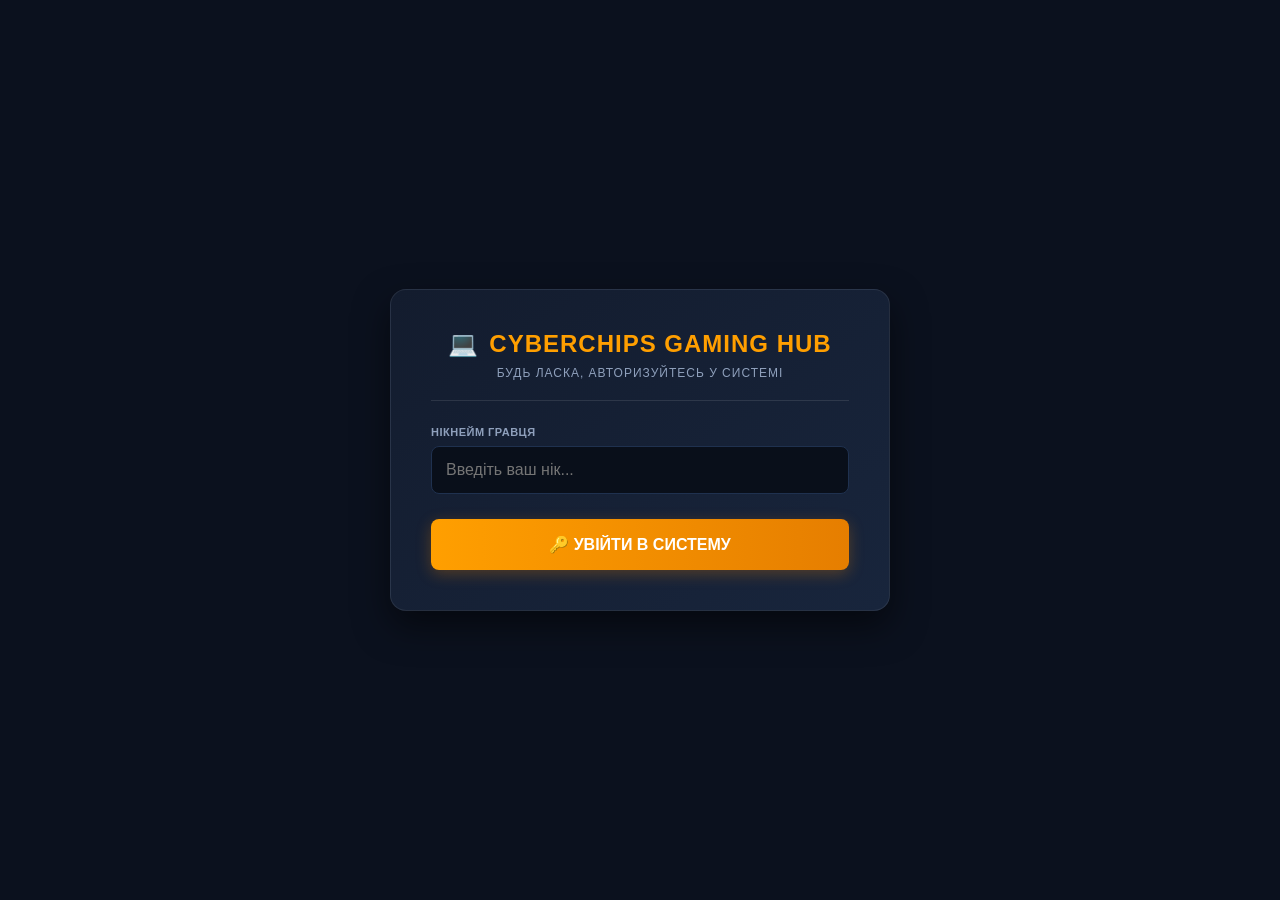
<file: index.html>
<!DOCTYPE html>
<html lang="uk">
<head>
    <meta charset="UTF-8">
    <meta name="viewport" content="width=device-width, initial-scale=1.0">
    <title>CyberChips Gaming Hub</title>
    <link rel="stylesheet" href="style.css">
</head>
<body>

    <div id="auth-screen" class="screen active">
        <div class="modal-box">
            <h2><span class="icon">💻</span> CYBERCHIPS GAMING HUB</h2>
            <p class="subtitle">БУДЬ ЛАСКА, АВТОРИЗУЙТЕСЬ У СИСТЕМІ</p>
            <hr>
            <div class="input-group">
                <label>НІКНЕЙМ ГРАВЦЯ</label>
                <input type="text" id="username-input" placeholder="Введіть ваш нік...">
            </div>
            <button id="login-btn" class="main-btn">🔑 УВІЙТИ В СИСТЕМУ</button>
        </div>
    </div>

    <div id="hub-screen" class="screen">
        <div class="modal-box wide">
            <h2><span class="icon">💻</span> CYBERCHIPS GAMING HUB</h2>
            <p id="welcome-text" class="subtitle">ОБЕРІТЬ ГРУ ДЛЯ ПОЧАТКУ СЕСІЇ</p>
            <hr>
            
            <div class="games-container">
                <div class="game-card">
                    <span class="game-icon">🃏</span>
                    <h3>Texas Hold'em</h3>
                    <p>Покер проти трьох унікальних ШІ-ботів із системою ставок та чатом.</p>
                    <button onclick="location.href='poker.html'" class="play-btn poker-color">Грати зараз</button>
                </div>

                <div class="game-card">
                    <span class="game-icon">🎰</span>
                    <h3>Cyber Roulette</h3>
                    <p>Американська рулетка з подвійним зеро (00), плавним обертанням та великими іксами.</p>
                    <button onclick="location.href='roulette.html'" class="play-btn roulette-color">Грати зараз</button>
                </div>
            </div>

            <div class="hub-footer">
                <div class="balance-display">Каса: <span id="hub-balance">1000</span>$ | Борг: <span id="hub-credit">0</span>$</div>
                <button id="open-bank-btn" class="bank-btn">🏦 Кредитний відділ</button>
            </div>
        </div>
    </div>

    <div id="bank-screen" class="screen">
        <div class="modal-box">
            <h2>🏦 КРЕДИТНИЙ ВІДДІЛ</h2>
            <p class="subtitle">КЕРУВАННЯ ВІРТУАЛЬНИМ БАНКОМ</p>
            <hr>
            
            <div class="bank-info">
                <p>Твій баланс у касі: <strong id="bank-current-balance">1000</strong>$</p>
                <p>Поточний борг: <strong id="bank-current-credit" class="text-danger">0</strong>$</p>
            </div>

            <div class="slider-group">
                <div class="slider-header">
                    <span>Взяти кредит (макс. 1000$):</span>
                    <span id="borrow-val" class="slider-val">0$</span>
                </div>
                <input type="range" id="borrow-slider" min="0" max="1000" value="0" class="long-slider">
                <button id="confirm-borrow-btn" class="action-btn">Підтвердити кредит</button>
            </div>

            <div class="slider-group">
                <div class="slider-header">
                    <span>Погасити кредит:</span>
                    <span id="repay-val" class="slider-val">0$</span>
                </div>
                <input type="range" id="repay-slider" min="0" max="0" value="0" class="long-slider">
                <button id="confirm-repay-btn" class="action-btn repay">Погасити борг</button>
            </div>

            <button id="back-to-hub-btn" class="back-btn">← Назад в Хаб</button>
        </div>
    </div>

    <script src="app.js"></script>
    <script>
        // Елементи екранів
const authScreen = document.getElementById('auth-screen');
const hubScreen = document.getElementById('hub-screen');
const bankScreen = document.getElementById('bank-screen');

// Кнопки та інпути
const loginBtn = document.getElementById('login-btn');
const usernameInput = document.getElementById('username-input');
const openBankBtn = document.getElementById('open-bank-btn');
const backToHubBtn = document.getElementById('back-to-hub-btn');

// Повзунки та їхні значення
const borrowSlider = document.getElementById('borrow-slider');
const borrowVal = document.getElementById('borrow-val');
const repaySlider = document.getElementById('repay-slider');
const repayVal = document.getElementById('repay-val');

const confirmBorrowBtn = document.getElementById('confirm-borrow-btn');
const confirmRepayBtn = document.getElementById('confirm-repay-btn');

// Функція оновлення всіх цифр на екранах
function updateUI() {
    const currentBalance = wallet.getBalance();
    const currentCredit = wallet.getCredit();
    const name = wallet.getUsername();

    // Головний Хаб
    document.getElementById('welcome-text').innerText = `Вітаємо, ${name}! Оберіть гру для початку сесії`;
    document.getElementById('hub-balance').innerText = currentBalance;
    document.getElementById('hub-credit').innerText = currentCredit;

    // Кредитний відділ (Банк)
    document.getElementById('bank-current-balance').innerText = currentBalance;
    document.getElementById('bank-current-credit').innerText = currentCredit;

    // Динамічне налаштування повзунка погашення боргу
    repaySlider.max = currentCredit;
    if (parseInt(repaySlider.value) > currentCredit) {
        repaySlider.value = currentCredit;
    }
    repayVal.innerText = `${repaySlider.value}$`;
}

// 1. ЛОГІКА АВТОРИЗАЦІЇ / РЕЄСТРАЦІЇ
loginBtn.addEventListener('click', () => {
    let name = usernameInput.value.trim();
    if (name === "") {
        alert("Будь ласка, введіть свій нікнейм!");
        return;
    }
    wallet.setUsername(name);
    
    // Перемикаємо екран на хаб
    authScreen.classList.remove('active');
    hubScreen.classList.add('active');
    updateUI();
});

// Автоматичний вхід, якщо нік уже збережено раніше
window.addEventListener('DOMContentLoaded', () => {
    if (localStorage.getItem('cc_username') && localStorage.getItem('cc_username') !== 'Гість') {
        usernameInput.value = wallet.getUsername();
    }
});

// 2. НАВІГАЦІЯ МІЖ ЕКРАНАМИ
openBankBtn.addEventListener('click', () => {
    hubScreen.classList.remove('active');
    bankScreen.classList.add('active');
    // Скидаємо повзунок взяття кредиту на 0 при вході в банк
    borrowSlider.value = 0;
    borrowVal.innerText = "0$";
    updateUI();
});

backToHubBtn.addEventListener('click', () => {
    bankScreen.classList.remove('active');
    hubScreen.classList.add('active');
    updateUI();
});

// 3. РОБОТА З ПОВЗУНКАМИ (Відображення значень в реальному часі)
borrowSlider.addEventListener('input', () => {
    borrowVal.innerText = `${borrowSlider.value}$`;
});

repaySlider.addEventListener('input', () => {
    repayVal.innerText = `${repaySlider.value}$`;
});

// 4. ФІНАНСОВІ ОПЕРАЦІЇ (Кредити)
confirmBorrowBtn.addEventListener('click', () => {
    let amount = parseInt(borrowSlider.value);
    if (amount <= 0) {
        alert("Оберіть суму на повзунку більше нуля!");
        return;
    }
    
    wallet.updateBalance(amount);
    wallet.updateCredit(amount);
    alert(`Ви успішно взяли кредит на суму ${amount}$`);
    
    borrowSlider.value = 0;
    borrowVal.innerText = "0$";
    updateUI();
});

confirmRepayBtn.addEventListener('click', () => {
    let amount = parseInt(repaySlider.value);
    if (amount <= 0) {
        alert("Оберіть суму для погашення!");
        return;
    }
    
    if (wallet.getBalance() < amount) {
        alert("У вас недостатньо коштів у касі для погашення цієї суми кредиту!");
        return;
    }

    wallet.updateBalance(-amount);
    wallet.updateCredit(-amount);
    alert(`Ви успішно погасили частину кредиту на суму ${amount}$`);
    
    updateUI();
});
    </script>
</body>
</html>
</file>
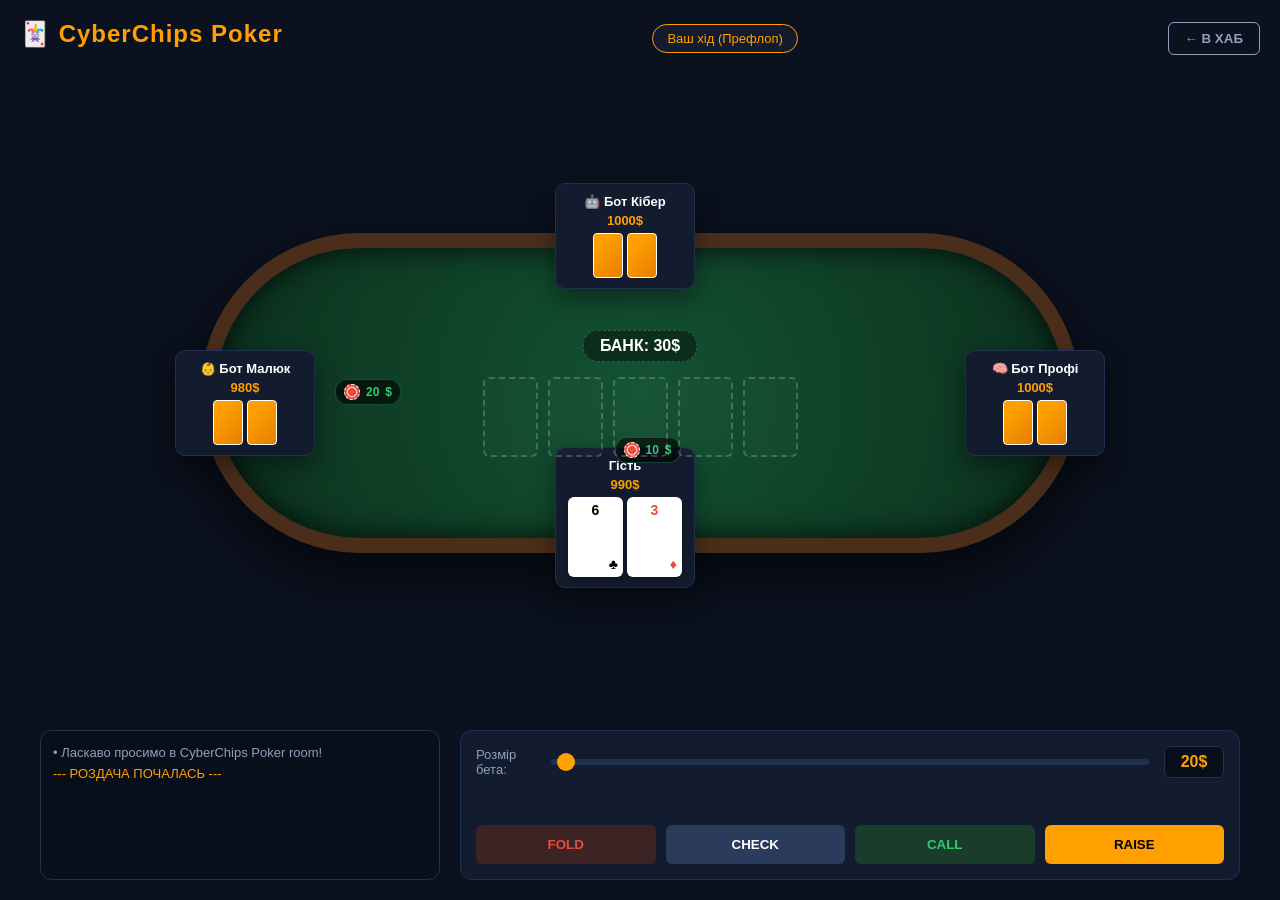
<file: poker.html>
<!DOCTYPE html>
<html lang="uk">
<head>
    <meta charset="UTF-8">
    <meta name="viewport" content="width=device-width, initial-scale=1.0">
    <title>CyberChips Poker Room</title>
    <link rel="stylesheet" href="style.css">
    <style>
        /* Стилі сукна та елементів покерного столу */
        .poker-body {
            background-color: #0b111e;
            width: 100vw;
            height: 100vh;
            display: flex;
            flex-direction: column;
            justify-content: space-between;
            padding: 20px;
        }

        /* Верхня панель */
        .top-bar {
            display: flex;
            justify-content: space-between;
            align-items: center;
            width: 100%;
        }
        .status-badge {
            background: #131c2e;
            padding: 6px 14px;
            border-radius: 20px;
            font-size: 13px;
            border: 1px solid #ff9f00;
            color: #ff9f00;
        }

        /* ПОКЕРНИЙ СТІЛ */
        .table-container {
            flex: 1;
            display: flex;
            justify-content: center;
            align-items: center;
            position: relative;
            width: 100%;
            max-width: 1100px;
            margin: 0 auto;
        }

        .poker-table {
            width: 80%;
            height: 320px;
            background: radial-gradient(circle, #145233 0%, #0b301d 100%);
            border: 15px solid #4a2e1b; /* Дерев'яний борт */
            border-radius: 160px;
            box-shadow: 0 20px 50px rgba(0,0,0,0.6), inset 0 0 30px rgba(0,0,0,0.8);
            position: relative;
            display: flex;
            justify-content: center;
            align-items: center;
        }

        /* Спільнота карт у центрі (Flop, Turn, River в ОДИН ряд) */
        .center-pot-area {
            position: absolute;
            display: flex;
            flex-direction: column;
            align-items: center;
            gap: 15px;
            z-index: 5;
        }

        .main-pot {
            background: rgba(0, 0, 0, 0.4);
            padding: 6px 16px;
            border-radius: 15px;
            font-weight: bold;
            font-size: 16px;
            color: #fff;
            border: 1px dashed rgba(255,255,255,0.2);
        }

        .community-cards {
            display: flex;
            gap: 10px;
        }

        .card-slot {
            width: 55px;
            height: 80px;
            border: 2px dashed rgba(255, 255, 255, 0.2);
            border-radius: 6px;
            background: rgba(255, 255, 255, 0.02);
            display: flex;
            justify-content: center;
            align-items: center;
            font-weight: bold;
            font-size: 18px;
        }

        /* СТИЛІ ДЛЯ РЕАЛЬНИХ КАРТ */
        .card-item {
            width: 55px;
            height: 80px;
            background: #fff;
            border-radius: 6px;
            color: #000;
            display: flex;
            flex-direction: column;
            justify-content: space-between;
            padding: 5px;
            box-shadow: 0 4px 8px rgba(0,0,0,0.3);
            font-weight: bold;
            font-size: 14px;
        }
        .card-item.red { color: #e74c3c; }

        /* МІСЦЯ ДЛЯ ГРАВЦІВ ТА БОТІВ навколо столу */
        .player-seat {
            position: absolute;
            background: #131c2e;
            border: 1px solid #1f314f;
            border-radius: 10px;
            padding: 10px;
            width: 140px;
            text-align: center;
            box-shadow: 0 10px 25px rgba(0,0,0,0.4);
            transition: border-color 0.3s;
        }
        .player-seat.active-turn {
            border-color: #ff9f00;
            box-shadow: 0 0 15px rgba(255, 159, 0, 0.4);
        }

        /* Позиціонування 3 ботів та тебе */
        .seat-bot1 { left: -40px; top: 35%; }       /* Бот 1 (Ліворуч) */
        .seat-bot2 { left: 40%; top: -65px; }      /* Бот 2 (Зверху) */
        .seat-bot3 { right: -40px; top: 35%; }     /* Бот 3 (Праворуч) */
        .seat-hero { bottom: -50px; left: 40%; }    /* ТИ (Знизу) */

        .seat-name { font-size: 13px; font-weight: bold; margin-bottom: 4px; }
        .seat-chips { font-size: 13px; color: #ff9f00; font-weight: bold; }

        /* ВІЗУАЛЬНІ ФІШКИ СТАВОК НА СТОЛІ */
        .bet-chip-zone {
            position: absolute;
            display: flex;
            align-items: center;
            gap: 6px;
            background: rgba(0, 0, 0, 0.6);
            padding: 4px 8px;
            border-radius: 12px;
            font-size: 12px;
            font-weight: bold;
            color: #2ecc71;
            border: 1px solid rgba(46, 204, 113, 0.3);
            opacity: 0; /* З'являються тільки коли є ставка */
            transition: all 0.4s ease;
        }
        .chip-icon {
            width: 16px;
            height: 16px;
            background: radial-gradient(circle, #e74c3c 40%, #fff 41%, #e74c3c 60%);
            border-radius: 50%;
            border: 1px dashed #fff;
            display: inline-block;
        }

        /* Позиції фішок біля кожного гравця */
        .chip-bot1 { left: 120px; top: 45%; }
        .chip-bot2 { left: 47%; top: 75px; }
        .chip-bot3 { right: 120px; top: 45%; }
        .chip-hero { bottom: 75px; left: 47%; }

        /* КАРТИ НА РУКАХ ГРАВЦІВ */
        .hand-cards {
            display: flex;
            justify-content: center;
            gap: 4px;
            margin-top: 5px;
        }
        .card-back {
            width: 30px;
            height: 45px;
            background: linear-gradient(135deg, #ff9f00 25%, #e67e00 100%);
            border: 1px solid #fff;
            border-radius: 4px;
        }

        /* НИЖНЯ ПАНЕЛЬ КЕРУВАННЯ */
        .bottom-panel {
            display: flex;
            gap: 20px;
            height: 150px;
            width: 100%;
            max-width: 1200px;
            margin: 0 auto;
        }

        .chat-area {
            flex: 1;
            background: #090f1a;
            border: 1px solid #1f314f;
            border-radius: 12px;
            padding: 12px;
            display: flex;
            flex-direction: column;
        }
        .chat-logs {
            flex: 1;
            overflow-y: auto;
            font-size: 13px;
            color: #8fa0bc;
            text-align: left;
            line-height: 1.6;
        }

        .controls-area {
            flex: 2;
            background: #131c2e;
            border: 1px solid #1f314f;
            border-radius: 12px;
            padding: 15px;
            display: flex;
            flex-direction: column;
            justify-content: space-between;
        }

        .bet-slider-container {
            display: flex;
            align-items: center;
            gap: 15px;
        }
        .bet-box {
            background: #090f1a;
            border: 1px solid #1f314f;
            padding: 6px 12px;
            border-radius: 6px;
            min-width: 60px;
            text-align: center;
            color: #ff9f00;
            font-weight: bold;
        }

        .action-buttons {
            display: flex;
            gap: 10px;
        }
        .act-btn {
            flex: 1;
            padding: 12px;
            border: none;
            border-radius: 6px;
            font-weight: bold;
            color: #fff;
            cursor: pointer;
            background: #2a3b5c;
            transition: opacity 0.2s;
        }
        .act-btn:hover { opacity: 0.9; }
        .btn-fold { background: #3d2424; color: #e74c3c; }
        .btn-call { background: #1a3d2b; color: #2ecc71; }
        .btn-raise { background: #ff9f00; color: #000; }
    </style>
</head>
<body class="poker-body">

    <div class="top-bar">
        <h2>🃏 CyberChips Poker</h2>
        <div id="game-status" class="status-badge">Очікування ставок...</div>
        <button onclick="location.href='index.html'" class="bank-btn">← В ХАБ</button>
    </div>

    <div class="table-container">
        <div class="poker-table">
            
            <div class="center-pot-area">
                <div class="main-pot">БАНК: <span id="total-pot">0</span>$</div>
                <div class="community-cards">
                    <div class="card-slot" id="flop1"></div>
                    <div class="card-slot" id="flop2"></div>
                    <div class="card-slot" id="flop3"></div>
                    <div class="card-slot" id="turn"></div>
                    <div class="card-slot" id="river"></div>
                </div>
            </div>

            <div class="player-seat seat-bot1" id="seat-bot1">
                <div class="seat-name">👶 Бот Малюк</div>
                <div class="seat-chips" id="chips-bot1">1000$</div>
                <div class="hand-cards"><div class="card-back"></div><div class="card-back"></div></div>
            </div>
            <div class="player-seat seat-bot2" id="seat-bot2">
                <div class="seat-name">🤖 Бот Кібер</div>
                <div class="seat-chips" id="chips-bot2">1000$</div>
                <div class="hand-cards"><div class="card-back"></div><div class="card-back"></div></div>
            </div>
            <div class="player-seat seat-bot3" id="seat-bot3">
                <div class="seat-name">🧠 Бот Профі</div>
                <div class="seat-chips" id="chips-bot3">1000$</div>
                <div class="hand-cards"><div class="card-back"></div><div class="card-back"></div></div>
            </div>
            <div class="player-seat seat-hero" id="seat-hero">
                <div class="seat-name" id="hero-name">Шериф</div>
                <div class="seat-chips" id="chips-hero">1000$</div>
                <div class="hand-cards" id="hero-hand">
                    </div>
            </div>

            <div class="bet-chip-zone chip-bot1" id="chip-zone-bot1"><div class="chip-icon"></div> <span id="chip-val-bot1">0</span>$</div>
            <div class="bet-chip-zone chip-bot2" id="chip-zone-bot2"><div class="chip-icon"></div> <span id="chip-val-bot2">0</span>$</div>
            <div class="bet-chip-zone chip-bot3" id="chip-zone-bot3"><div class="chip-icon"></div> <span id="chip-val-bot3">0</span>$</div>
            <div class="bet-chip-zone chip-hero" id="chip-zone-hero"><div class="chip-icon"></div> <span id="chip-val-hero">0</span>$</div>

        </div>
    </div>

    <div class="bottom-panel">
        <div class="chat-area">
            <div class="chat-logs" id="chat-box">
                <div>• Ласкаво просимо в CyberChips Poker room!</div>
            </div>
        </div>

        <div class="controls-area">
            <div class="bet-slider-container">
                <span style="font-size: 13px; color: #8fa0bc;">Розмір бета:</span>
                <input type="range" id="poker-bet-slider" min="10" max="100" value="20" class="long-slider" style="margin-bottom:0;">
                <div class="bet-box" id="poker-bet-box">20$</div>
            </div>

            <div class="action-buttons">
                <button class="act-btn btn-fold" id="btn-fold">FOLD</button>
                <button class="act-btn" id="btn-check">CHECK</button>
                <button class="act-btn btn-call" id="btn-call">CALL</button>
                <button class="act-btn btn-raise" id="btn-raise">RAISE</button>
            </div>
        </div>
    </div>

    <script src="app.js"></script>
    <script>
        // Елементи інтерфейсу покеру
const heroNameDisplay = document.getElementById('hero-name');
const chipsHeroDisplay = document.getElementById('chips-hero');
const chipsBot1Display = document.getElementById('chips-bot1');
const chipsBot2Display = document.getElementById('chips-bot2');
const chipsBot3Display = document.getElementById('chips-bot3');
const totalPotDisplay = document.getElementById('total-pot');
const chatBox = document.getElementById('chat-box');
const gameStatus = document.getElementById('game-status');

const pokerBetSlider = document.getElementById('poker-bet-slider');
const pokerBetBox = document.getElementById('poker-bet-box');

// Кнопки дій
const btnFold = document.getElementById('btn-fold');
const btnCheck = document.getElementById('btn-check');
const btnCall = document.getElementById('btn-call');
const btnRaise = document.getElementById('btn-raise');

// Ігрові змінні
let deck = [];
let suits = ['♠', '♥', '♦', '♣'];
let values = ['2', '3', '4', '5', '6', '7', '8', '9', '10', 'J', 'Q', 'K', 'A'];

let gameState = {
    pot: 0,
    currentBet: 0,
    stage: 'preflop', // preflop, flop, turn, river, showdown
    playerChips: 0,
    bot1Chips: 1000,
    bot2Chips: 1000,
    bot3Chips: 1000,
    playerCurrentBet: 0,
    bot1CurrentBet: 0,
    bot2CurrentBet: 0,
    bot3CurrentBet: 0,
    playerFolded: false,
    bot1Folded: false,
    bot2Folded: false,
    bot3Folded: false
};

// Репліки для ботів
const botPhrases = {
    fold: ["Я пас.", "Погана рука, я виходжу.", "Не цього разу..."],
    call: ["Підтримую.", "Граю.", "Колл."],
    raise: ["Піднімаю!", "Давайте піднімемо ставки!", "All-in? Жарт, просто Рейз."]
};

// Створення та тасування колоди
function createDeck() {
    deck = [];
    for (let suit of suits) {
        for (let val of values) {
            deck.push({ value: val, suit: suit });
        }
    }
    // Тасування Фішера-Йетса
    for (let i = deck.length - 1; i > 0; i--) {
        let j = Math.floor(Math.random() * (i + 1));
        [deck[i], deck[j]] = [deck[j], deck[i]];
    }
}

// Рендеринг карти в HTML
function renderCardHTML(card) {
    let isRed = card.suit === '♥' || card.suit === '♦';
    return `<div class="card-item ${isRed ? 'red' : ''}">
                <div>${card.value}</div>
                <div style="align-self: flex-end;">${card.suit}</div>
            </div>`;
}

// Логування в наш чат
function addLog(message, color = "#8fa0bc") {
    const logItem = document.createElement('div');
    logItem.style.color = color;
    logItem.innerHTML = message;
    chatBox.appendChild(logItem);
    chatBox.scrollTop = chatBox.scrollHeight;
}

// Оновлення візуальних фішок на столі
function updateChipsAndBets() {
    heroNameDisplay.innerText = wallet.getUsername();
    chipsHeroDisplay.innerText = gameState.playerChips + "$";
    chipsBot1Display.innerText = gameState.bot1Chips + "$";
    chipsBot2Display.innerText = gameState.bot2Chips + "$";
    chipsBot3Display.innerText = gameState.bot3Chips + "$";
    totalPotDisplay.innerText = gameState.pot;

    // Оновлюємо зони фішок на сукні
    toggleChipZone('hero', gameState.playerCurrentBet);
    toggleChipZone('bot1', gameState.bot1CurrentBet);
    toggleChipZone('bot2', gameState.bot2CurrentBet);
    toggleChipZone('bot3', gameState.bot3CurrentBet);

    // Налаштування максу для повзунка ставок
    pokerBetSlider.max = gameState.playerChips;
}

function toggleChipZone(player, betAmount) {
    const zone = document.getElementById(`chip-zone-${player}`);
    const val = document.getElementById(`chip-val-${player}`);
    if (betAmount > 0) {
        val.innerText = betAmount;
        zone.style.opacity = "1";
    } else {
        zone.style.opacity = "0";
    }
}

// Ініціалізація та старт нової роздачі
function startNewHand() {
    gameState.playerChips = wallet.getBalance();
    if (gameState.playerChips <= 0) {
        alert("У вас 0$! Поверніться в Хаб та візьміть кредит.");
        location.href = 'index.html';
        return;
    }

    createDeck();
    
    // Скидання раунду
    gameState.pot = 0;
    gameState.currentBet = 20; // Стартовий блайнд
    gameState.stage = 'preflop';
    gameState.playerFolded = false;
    gameState.bot1Folded = false;
    gameState.bot2Folded = false;
    gameState.bot3Folded = false;

    // Знімаємо початкові блайнди для створення екшену
    makeBet('hero', 10);
    makeBet('bot1', 20);
    makeBet('bot2', 0);
    makeBet('bot3', 0);

    // Очищаємо стіл
    document.getElementById('flop1').innerHTML = '';
    document.getElementById('flop2').innerHTML = '';
    document.getElementById('flop3').innerHTML = '';
    document.getElementById('turn').innerHTML = '';
    document.getElementById('river').innerHTML = '';

    // Роздача карт Hero
    let card1 = deck.pop();
    let card2 = deck.pop();
    document.getElementById('hero-hand').innerHTML = renderCardHTML(card1) + renderCardHTML(card2);

    addLog("--- РОЗДАЧА ПОЧАЛАСЬ ---", "#ff9f00");
    gameStatus.innerText = "Ваш хід (Префлоп)";
    updateChipsAndBets();
}

function makeBet(player, amount) {
    if (amount === 0) return;
    if (player === 'hero') {
        gameState.playerChips -= amount;
        gameState.playerCurrentBet += amount;
        wallet.updateBalance(-amount);
    } else {
        gameState[`${player}Chips`] -= amount;
        gameState[`${player}CurrentBet`] += amount;
    }
    gameState.pot += amount;
}

// Проста ШІ логіка для 3 ботів
function runBotTurns() {
    let players = ['bot1', 'bot2', 'bot3'];
    
    players.forEach((bot, index) => {
        if (gameState[`${bot}Folded`]) return;

        // Імітація мислення бота залежно від його "імені" (характеру)
        let randomDecision = Math.random();
        let phrase = "";

        if (randomDecision < 0.15) {
            // Пас
            gameState[`${bot}Folded`] = true;
            phrase = botPhrases.fold[Math.floor(Math.random() * botPhrases.fold.length)];
            addLog(`• Бот ${index + 1}: ${phrase}`, "#e74c3c");
            document.getElementById(`seat-${bot}`).style.opacity = "0.5";
        } else if (randomDecision < 0.75) {
            // Колл або Чек
            let callAmount = gameState.currentBet - gameState[`${bot}CurrentBet`];
            if (callAmount > 0) {
                makeBet(bot, callAmount);
                phrase = botPhrases.call[Math.floor(Math.random() * botPhrases.call.length)];
                addLog(`• Бот ${index + 1}: ${phrase} (+${callAmount}$)`);
            } else {
                addLog(`• Бот ${index + 1}: Чек.`);
            }
        } else {
            // Рейз
            let raiseAmount = 40;
            gameState.currentBet += raiseAmount;
            makeBet(bot, (gameState.currentBet - gameState[`${bot}CurrentBet`]));
            phrase = botPhrases.raise[Math.floor(Math.random() * botPhrases.raise.length)];
            addLog(`• Бот ${index + 1}: ${phrase} (Ставка: ${gameState.currentBet}$)`, "#ff9f00");
        }
    });

    updateChipsAndBets();
    advanceStage();
}

// Перехід по стадіях (Flop, Turn, River)
function advanceStage() {
    // Збираємо фішки в загальний банк перед наступною стадією
    gameState.playerCurrentBet = 0;
    gameState.bot1CurrentBet = 0;
    gameState.bot2CurrentBet = 0;
    gameState.bot3CurrentBet = 0;

    setTimeout(() => {
        if (gameState.stage === 'preflop') {
            gameState.stage = 'flop';
            gameStatus.innerText = "Ваш хід (Флоп)";
            deck.pop(); // Спалюємо карту за правилами покеру
            document.getElementById('flop1').innerHTML = renderCardHTML(deck.pop());
            document.getElementById('flop2').innerHTML = renderCardHTML(deck.pop());
            document.getElementById('flop3').innerHTML = renderCardHTML(deck.pop());
            addLog("• Дилер роздає ФЛОП");
        } else if (gameState.stage === 'flop') {
            gameState.stage = 'turn';
            gameStatus.innerText = "Ваш хід (Терн)";
            deck.pop();
            document.getElementById('turn').innerHTML = renderCardHTML(deck.pop());
            addLog("• Дилер роздає ТЕРН");
        } else if (gameState.stage === 'turn') {
            gameState.stage = 'river';
            gameStatus.innerText = "Ваш хід (Рівер)";
            deck.pop();
            document.getElementById('river').innerHTML = renderCardHTML(deck.pop());
            addLog("• Дилер роздає РІВЕР");
        } else if (gameState.stage === 'river') {
            gameState.stage = 'showdown';
            resolveShowdown();
        }
        updateChipsAndBets();
    }, 800);
}

// Визначення переможця на Шоудауні (спрощена логіка)
function resolveShowdown() {
    gameStatus.innerText = "Шоудаун! Визначення переможця";
    
    // Оскільки ми граємо в легкий симулятор, якщо гравець дійшов до кінця і не скинув — 
    // дамо йому високий шанс на перемогу або випадковий розподіл
    if (!gameState.playerFolded) {
        let winChance = Math.random();
        if (winChance > 0.4) {
            wallet.updateBalance(gameState.pot);
            addLog(`🎉 Ви виграли банк розміром ${gameState.pot}$! Вітаємо!`, "#2ecc71");
        } else {
            addLog(`😔 Бот Кібер забрав банк розміром ${gameState.pot}$ з комбінацією Стріт.`, "#e74c3c");
        }
    } else {
        addLog(`• Банк розміром ${gameState.pot}$ забирає Бот Профі, оскільки ви скинули карти.`);
    }

    // Повертаємо непрозорість ботам для нової гри
    document.getElementById('seat-bot1').style.opacity = "1";
    document.getElementById('seat-bot2').style.opacity = "1";
    document.getElementById('seat-bot3').style.opacity = "1";

    setTimeout(() => {
        startNewHand();
    }, 4000);
}

// СЛУХАЧІ КНОПОК ДІЙ ГРАВЦЯ
pokerBetSlider.addEventListener('input', () => {
    pokerBetBox.innerText = pokerBetSlider.value + "$";
});

btnCheck.addEventListener('click', () => {
    addLog("• Ви: Чек.");
    runBotTurns();
});

btnCall.addEventListener('click', () => {
    let toCall = gameState.currentBet - gameState.playerCurrentBet;
    if (toCall <= 0) {
        addLog("• Ви: Чек (нічого колювати).");
    } else {
        makeBet('hero', toCall);
        addLog(`• Ви: Колл (+${toCall}$)`);
    }
    runBotTurns();
});

btnRaise.addEventListener('click', () => {
    let raiseVal = parseInt(pokerBetSlider.value);
    if (raiseVal <= gameState.currentBet) {
        alert("Сума рейзу має бути більшою за поточну ставку!");
        return;
    }
    let additionalBet = raiseVal - gameState.playerCurrentBet;
    gameState.currentBet = raiseVal;
    makeBet('hero', additionalBet);
    addLog(`• Ви: Рейз до ${raiseVal}$!`, "#ff9f00");
    runBotTurns();
});

btnFold.addEventListener('click', () => {
    gameState.playerFolded = true;
    addLog("• Ви: Скинули карти (Пас).", "#e74c3c");
    resolveShowdown();
});

// Завантаження сторінки
window.addEventListener('DOMContentLoaded', startNewHand);
    </script>
</body>
</html>
</file>
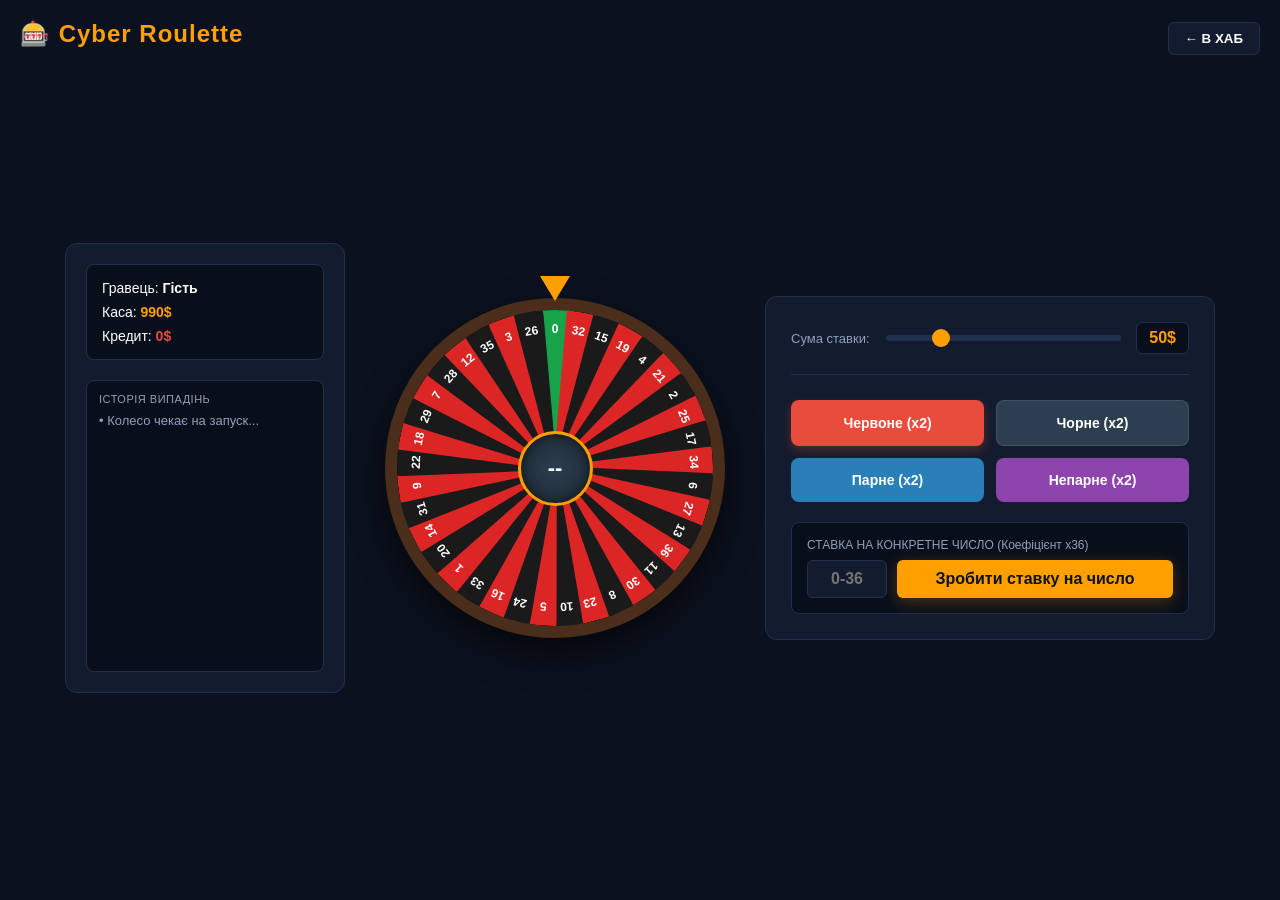
<file: roulette.html>
<!DOCTYPE html>
<html lang="uk">
<head>
    <meta charset="UTF-8">
    <meta name="viewport" content="width=device-width, initial-scale=1.0">
    <title>Cyber Roulette</title>
    <link rel="stylesheet" href="style.css">
    <style>
        .roulette-body {
            background-color: #0b111e;
            width: 100vw;
            height: 100vh;
            display: flex;
            flex-direction: column;
            justify-content: space-between;
            padding: 20px;
            box-sizing: border-box;
            font-family: sans-serif;
            color: #fff;
        }

        /* Головна зона: колесо + ставки */
        .roulette-container {
            display: flex;
            flex: 1;
            align-items: center;
            justify-content: center;
            gap: 40px;
            max-width: 1200px;
            margin: 0 auto;
            width: 100%;
        }

        /* Ліва інформаційна панель */
        .side-panel {
            width: 280px;
            background: #131c2e;
            border: 1px solid #1f314f;
            border-radius: 12px;
            padding: 20px;
            display: flex;
            flex-direction: column;
            gap: 20px;
            height: 450px;
            box-sizing: border-box;
        }

        .stats-box {
            background: #090f1a;
            padding: 15px;
            border-radius: 8px;
            border: 1px solid #1f314f;
            font-size: 14px;
        }
        .stats-box p { margin-bottom: 8px; }
        .stats-box p:last-child { margin-bottom: 0; }

        .history-box {
            flex: 1;
            background: #090f1a;
            border: 1px solid #1f314f;
            border-radius: 8px;
            padding: 12px;
            overflow-y: auto;
            text-align: left;
            font-size: 13px;
        }
        .history-title {
            font-size: 11px;
            color: #8fa0bc;
            text-transform: uppercase;
            margin-bottom: 8px;
            letter-spacing: 0.5px;
        }

        /* КОЛЕСО РУЛЕТКИ (ГЕНЕРУЄТЬСЯ КОДОМ) */
        .wheel-area {
            position: relative;
            display: flex;
            justify-content: center;
            align-items: center;
        }

        .roulette-wheel {
            width: 340px;
            height: 340px;
            border-radius: 50%;
            border: 12px solid #4a2e1b; /* Дерев'яний борт казино */
            background: #090f1a;
            box-shadow: 0 15px 35px rgba(0,0,0,0.6);
            transition: transform 4s cubic-bezier(0.1, 0.8, 0.1, 1);
            position: relative;
            overflow: hidden; /* Щоб зрізати сектори по колу */
        }

        /* Динамічний сектор (промінь з центру) */
        .wheel-sector {
            position: absolute;
            top: 0;
            left: 50%;
            width: 30px;
            height: 50%;
            margin-left: -15px;
            transform-origin: bottom center;
            display: flex;
            justify-content: center;
            align-items: flex-start;
            padding-top: 12px;
            box-sizing: border-box;
            /* Створюємо трикутну форму сектора рулетки */
            clip-path: polygon(0 0, 100% 0, 56% 100%, 44% 100%);
        }

        /* Стилі для цифри всередині сектора */
        .sector-number {
            font-size: 12px;
            font-weight: 900;
            color: #ffffff;
            transform: rotate(0deg); /* Цифри дивляться до центру */
        }

        /* Кольори фону для секторів */
        .bg-red { background-color: #dc2626; }
        .bg-black { background-color: #1a1a1a; }
        .bg-green { background-color: #16a34a; }

        /* Маркер випавшого числа (стрілочка зверху) */
        .wheel-pointer {
            position: absolute;
            top: -22px;
            left: 50%;
            transform: translateX(-50%);
            z-index: 10;
            width: 0; 
            height: 0; 
            border-left: 15px solid transparent;
            border-right: 15px solid transparent;
            border-top: 25px solid #ff9f00;
        }

        .wheel-center {
            position: absolute;
            width: 75px;
            height: 75px;
            background: radial-gradient(circle, #2c3e50 0%, #1a252f 100%);
            border-radius: 50%;
            border: 3px solid #ff9f00;
            display: flex;
            justify-content: center;
            align-items: center;
            font-weight: bold;
            font-size: 22px;
            color: #fff;
            box-shadow: inset 0 0 10px rgba(0,0,0,0.5);
            z-index: 5;
        }

        /* ПАНЕЛЬ СТАВОК */
        .betting-table {
            background: #131c2e;
            border: 1px solid #1f314f;
            border-radius: 12px;
            padding: 25px;
            display: flex;
            flex-direction: column;
            gap: 20px;
            width: 450px;
            box-sizing: border-box;
        }

        .bet-grid {
            display: grid;
            grid-template-columns: 1fr 1fr;
            gap: 12px;
        }

        .bet-option-btn {
            padding: 14px;
            border: none;
            border-radius: 8px;
            font-weight: bold;
            font-size: 14px;
            cursor: pointer;
            color: #fff;
            transition: opacity 0.2s, transform 0.1s;
        }
        .bet-option-btn:hover { opacity: 0.9; transform: scale(1.02); }
        .btn-red { background: #e74c3c; box-shadow: 0 4px 10px rgba(231, 76, 60, 0.3); }
        .btn-black { background: #2c3e50; border: 1px solid rgba(255,255,255,0.1); }
        .btn-even { background: #2980b9; }
        .btn-odd { background: #8e44ad; }

        .number-bet-box {
            background: #090f1a;
            border: 1px solid #1f314f;
            padding: 15px;
            border-radius: 8px;
            text-align: left;
        }
        .number-bet-box label {
            display: block;
            font-size: 12px;
            color: #8fa0bc;
            margin-bottom: 8px;
        }
        .number-input-group {
            display: flex;
            gap: 10px;
        }
        .num-input {
            width: 80px;
            background: #131c2e;
            border: 1px solid #1f314f;
            border-radius: 6px;
            padding: 8px;
            color: #fff;
            text-align: center;
            font-size: 16px;
            font-weight: bold;
        }
        .main-btn {
            flex: 1;
            background: #ff9f00;
            border: none;
            border-radius: 6px;
            color: #0b111e;
            font-weight: bold;
            cursor: pointer;
            transition: background 0.2s;
        }
        .main-btn:hover { background: #e08b00; }
        .bank-btn {
            background: #131c2e;
            border: 1px solid #1f314f;
            color: #fff;
            padding: 8px 16px;
            border-radius: 6px;
            cursor: pointer;
        }
    </style>
</head>
<body class="roulette-body">

    <div style="display: flex; justify-content: space-between; align-items: center; width: 100%;">
        <h2>🎰 Cyber Roulette</h2>
        <button onclick="location.href='index.html'" class="bank-btn">← В ХАБ</button>
    </div>

    <div class="roulette-container">
        
        <div class="side-panel">
            <div class="stats-box">
                <p>Гравець: <strong id="roulette-name">Гість</strong></p>
                <p>Каса: <strong id="roulette-balance" style="color:#ff9f00;">1000$</strong></p>
                <p>Кредит: <strong id="roulette-credit" style="color: #e74c3c;">0$</strong></p>
            </div>
            <div class="history-box">
                <div class="history-title">Історія випадінь</div>
                <div id="history-logs">
                    <div style="color: #8fa0bc;">• Колесо чекає на запуск...</div>
                </div>
            </div>
        </div>

        <div class="wheel-area">
            <div class="wheel-pointer"></div>
            <div class="roulette-wheel" id="wheel"></div>
            <div class="wheel-center" id="wheel-center-val">--</div>
        </div>

        <div class="betting-table">
            <div class="bet-slider-container" style="display: flex; align-items: center; gap: 15px;">
                <span style="font-size: 13px; color: #8fa0bc; min-width: 80px;">Сума ставки:</span>
                <input type="range" id="roulette-bet-slider" min="10" max="200" value="50" class="long-slider" style="margin-bottom:0;">
                <div class="bet-box" id="roulette-bet-box" style="background: #090f1a; border:1px solid #1f314f; padding:6px 12px; border-radius:6px; color:#ff9f00; font-weight:bold;">50$</div>
            </div>

            <hr style="border: 0; border-top: 1px solid #1f314f; margin-bottom: 5px;">

            <div class="bet-grid">
                <button class="bet-option-btn btn-red" id="bet-red">Червоне (x2)</button>
                <button class="bet-option-btn btn-black" id="bet-black">Чорне (x2)</button>
                <button class="bet-option-btn btn-even" id="bet-even">Парне (x2)</button>
                <button class="bet-option-btn btn-odd" id="bet-odd">Непарне (x2)</button>
            </div>

            <div class="number-bet-box">
                <label>СТАВКА НА КОНКРЕТНЕ ЧИСЛО (Коефіцієнт x36)</label>
                <div class="number-input-group">
                    <input type="text" id="specific-number" class="num-input" placeholder="0-36" maxlength="2">
                    <button class="main-btn" id="bet-number" style="padding: 10px;">Зробити ставку на число</button>
                </div>
            </div>
        </div>

    </div>

    <script src="app.js"></script>
    <script>
        const nameDisplay = document.getElementById('roulette-name');
        const balanceDisplay = document.getElementById('roulette-balance');
        const creditDisplay = document.getElementById('roulette-credit');
        const historyLogs = document.getElementById('history-logs');
        const wheel = document.getElementById('wheel');
        const wheelCenterVal = document.getElementById('wheel-center-val');

        const betSlider = document.getElementById('roulette-bet-slider');
        const betBox = document.getElementById('roulette-bet-box');

        // Оновлена послідовність чисел строго під картинку з Вікіпедії
        const wheelNumbers = [
            "0", "32", "15", "19", "4", "21", "2", "25", "17", "34", "6", "27", "13", "36", "11", "30", "8", "23", "10",
            "5", "24", "16", "33", "1", "20", "14", "31", "9", "22", "18", "29", "7", "28", "12", "35", "3", "26"
        ];

        const redNumbers = ["1", "3", "5", "7", "9", "12", "14", "16", "18", "19", "21", "23", "25", "27", "30", "32", "34", "36"];

        let isSpinning = false;
        let currentRotation = 0;

        // ФУНКЦІЯ ГЕНЕРАЦІЇ СЕКТОРІВ КОЛЕСА НА ЕКРАНІ
        function generateWheelSectors() {
            const totalSectors = wheelNumbers.length;
            const sectorDegrees = 360 / totalSectors;

            wheelNumbers.forEach((num, index) => {
                const sector = document.createElement('div');
                sector.className = 'wheel-sector';
                
                // Визначаємо колір фону
                if (num === "0") {
                    sector.classList.add('bg-green');
                } else if (redNumbers.includes(num)) {
                    sector.classList.add('bg-red');
                } else {
                    sector.classList.add('bg-black');
                }

                // Повертаємо сектор на його законний кут
                sector.style.transform = `rotate(${index * sectorDegrees}deg)`;

                // Створюємо цифру всередині
                const numberSpan = document.createElement('span');
                numberSpan.className = 'sector-number';
                numberSpan.innerText = num;

                sector.appendChild(numberSpan);
                wheel.appendChild(sector);
            });
        }

        function updateRouletteUI() {
            // Додано перевірку, щоб скрипт не падав, якщо об'єкт wallet ще не підключений з app.js
            if (typeof wallet !== 'undefined') {
                nameDisplay.innerText = wallet.getUsername();
                balanceDisplay.innerText = wallet.getBalance() + "$";
                creditDisplay.innerText = wallet.getCredit() + "$";
            }
        }

        betSlider.addEventListener('input', () => {
            betBox.innerText = betSlider.value + "$";
        });

        document.getElementById('bet-red').addEventListener('click', () => handleBet('red'));
        document.getElementById('bet-black').addEventListener('click', () => handleBet('black'));
        document.getElementById('bet-even').addEventListener('click', () => handleBet('even'));
        document.getElementById('bet-odd').addEventListener('click', () => handleBet('odd'));

        document.getElementById('bet-number').addEventListener('click', () => {
            const numInput = document.getElementById('specific-number').value.trim();
            if (numInput === "") {
                alert("Введіть число від 0 до 36!");
                return;
            }
            if (!wheelNumbers.includes(numInput)) {
                alert("Неіснуючий сектор! Введіть число від 0 до 36.");
                return;
            }
            handleBet('number', numInput);
        });

        function handleBet(betType, specificNum = null) {
            if (isSpinning) return;

            const betAmount = parseInt(betSlider.value);
            
            // Захист на випадок відсутності wallet
            const currentBalance = typeof wallet !== 'undefined' ? wallet.getBalance() : 1000;

            if (currentBalance < betAmount) {
                alert("У вас недостатньо грошей у касі для цієї ставки! Візьміть кредит у Хабі.");
                return;
            }

            if (typeof wallet !== 'undefined') wallet.updateBalance(-betAmount);
            updateRouletteUI();
            isSpinning = true;
            wheelCenterVal.innerText = "⏳";

            const randomIndex = Math.floor(Math.random() * wheelNumbers.length);
            const winningNumber = wheelNumbers[randomIndex];

            const totalSectors = 37; 
            const sectorDegrees = 360 / totalSectors; 
            
            // Розрахунок кута під стрілочку зверху (0 градусів)
            const targetAngle = randomIndex * sectorDegrees;
            
            // 5 повних обертів (1800 град) + зсув на потрібний сектор
            const spinDegrees = 1800 + targetAngle;
            currentRotation += spinDegrees;

            // Обертаємо за годинниковою стрілкою (стрілка фіксована зверху)
            wheel.style.transform = `rotate(-${currentRotation}deg)`;

            setTimeout(() => {
                isSpinning = false;
                wheelCenterVal.innerText = winningNumber;

                let numberColor = "Чорне";
                if (winningNumber === "0") {
                    numberColor = "Зелене";
                } else if (redNumbers.includes(winningNumber)) {
                    numberColor = "Червоне";
                }

                let isWin = false;
                let payoutFactor = 0;

                if (betType === 'red' && numberColor === 'Червоне') { isWin = true; payoutFactor = 2; }
                else if (betType === 'black' && numberColor === 'Чорне') { isWin = true; payoutFactor = 2; }
                else if (betType === 'even' && winningNumber !== "0" && parseInt(winningNumber) % 2 === 0) { isWin = true; payoutFactor = 2; }
                else if (betType === 'odd' && winningNumber !== "0" && parseInt(winningNumber) % 2 !== 0) { isWin = true; payoutFactor = 2; }
                else if (betType === 'number' && winningNumber === specificNum) { isWin = true; payoutFactor = 36; }

                let logText = "";
                if (isWin) {
                    const winAmount = betAmount * payoutFactor;
                    if (typeof wallet !== 'undefined') wallet.updateBalance(winAmount);
                    logText = `<div style="color: #2ecc71; margin-bottom: 5px;">• Випало: <strong>${winningNumber} (${numberColor})</strong>. Ви ВИГРАЛИ ${winAmount}$!</div>`;
                } else {
                    logText = `<div style="color: #e74c3c; margin-bottom: 5px;">• Випало: <strong>${winningNumber} (${numberColor})</strong>. Ви програли ${betAmount}$.</div>`;
                }

                historyLogs.innerHTML = logText + historyLogs.innerHTML;
                document.getElementById('specific-number').value = "";
                updateRouletteUI();

            }, 4000);
        }

        window.addEventListener('DOMContentLoaded', () => {
            generateWheelSectors(); // Генеруємо барабан відразу при завантаженні
            updateRouletteUI();
        });
    </script>
</body>
</html>
</file>
<file: style.css>
/* Загальні налаштування стилю та темної теми */
* {
    box-sizing: border-box;
    margin: 0;
    padding: 0;
    font-family: 'Segoe UI', Tahoma, Geneva, Verdana, sans-serif;
}

body {
    background-color: #0b111e; /* Глибокий темний фон */
    color: #ffffff;
    display: flex;
    justify-content: center;
    align-items: center;
    min-height: 100vh;
    overflow: hidden;
}

/* Керування екранами (ховаємо неактивні) */
.screen {
    display: none;
    width: 100%;
    max-width: 1200px;
    padding: 20px;
    justify-content: center;
}

.screen.active {
    display: flex;
}

/* Головний контейнер (модальне вікно) */
.modal-box {
    background: linear-gradient(145deg, #131c2e, #18253c);
    border: 1px solid rgba(255, 255, 255, 0.08);
    border-radius: 16px;
    padding: 40px;
    width: 100%;
    max-width: 500px;
    box-shadow: 0 15px 35px rgba(0, 0, 0, 0.5);
    text-align: center;
}

.modal-box.wide {
    max-width: 850px;
}

h2 {
    color: #ff9f00; /* Помаранчевий бренд */
    font-size: 24px;
    letter-spacing: 1px;
    margin-bottom: 8px;
    display: flex;
    align-items: center;
    justify-content: center;
    gap: 10px;
}

.subtitle {
    color: #8fa0bc;
    font-size: 12px;
    letter-spacing: 1px;
    text-transform: uppercase;
    margin-bottom: 20px;
}

hr {
    border: 0;
    height: 1px;
    background: rgba(255, 255, 255, 0.1);
    margin-bottom: 25px;
}

/* Поля вводу */
.input-group {
    text-align: left;
    margin-bottom: 25px;
}

.input-group label {
    display: block;
    color: #8fa0bc;
    font-size: 11px;
    font-weight: 600;
    margin-bottom: 8px;
    letter-spacing: 0.5px;
}

.input-group input {
    width: 100%;
    background-color: #090f1a;
    border: 1px solid #1f314f;
    border-radius: 8px;
    padding: 14px;
    color: #fff;
    font-size: 16px;
    outline: none;
    transition: border-color 0.3s;
}

.input-group input:focus {
    border-color: #ff9f00;
}

/* Кнопки */
.main-btn {
    width: 100%;
    background: linear-gradient(90deg, #ff9f00, #e67e00);
    border: none;
    border-radius: 8px;
    padding: 16px;
    color: #fff;
    font-size: 16px;
    font-weight: bold;
    cursor: pointer;
    box-shadow: 0 4px 15px rgba(230, 126, 0, 0.3);
    transition: transform 0.2s, opacity 0.2s;
}

.main-btn:hover {
    opacity: 0.9;
    transform: translateY(-1px);
}

/* Картки ігор */
.games-container {
    display: flex;
    gap: 20px;
    margin-bottom: 30px;
}

.game-card {
    flex: 1;
    background: rgba(9, 15, 26, 0.6);
    border: 1px solid #1f314f;
    border-radius: 12px;
    padding: 25px;
    text-align: left;
    transition: transform 0.3s, border-color 0.3s;
}

.game-card:hover {
    transform: translateY(-4px);
    border-color: #ff9f00;
}

.game-icon {
    font-size: 32px;
    display: block;
    margin-bottom: 15px;
}

.game-card h3 {
    font-size: 20px;
    margin-bottom: 10px;
}

.game-card p {
    color: #8fa0bc;
    font-size: 14px;
    line-height: 1.5;
    margin-bottom: 20px;
    min-height: 63px;
}

.play-btn {
    width: 100%;
    padding: 12px;
    border: none;
    border-radius: 6px;
    color: #fff;
    font-weight: bold;
    cursor: pointer;
    transition: background 0.3s;
}

.poker-color { background-color: #3a2a18; color: #ff9f00; border: 1px solid #ff9f00; }
.poker-color:hover { background-color: #ff9f00; color: #fff; }

.roulette-color { background-color: #123524; color: #2ecc71; border: 1px solid #2ecc71; }
.roulette-color:hover { background-color: #2ecc71; color: #fff; }

/* Нижня панель хабу */
.hub-footer {
    display: flex;
    justify-content: space-between;
    align-items: center;
    background: #090f1a;
    padding: 15px 20px;
    border-radius: 8px;
    border: 1px solid #1f314f;
}

.balance-display {
    font-weight: bold;
    font-size: 15px;
}

.balance-display span {
    color: #ff9f00;
}

.bank-btn {
    background: none;
    border: 1px solid #8fa0bc;
    color: #8fa0bc;
    padding: 8px 16px;
    border-radius: 6px;
    cursor: pointer;
    font-weight: 600;
    transition: all 0.3s;
}

.bank-btn:hover {
    border-color: #fff;
    color: #fff;
}

/* Кредитний відділ (Банк) */
.bank-info {
    background: #090f1a;
    padding: 15px;
    border-radius: 8px;
    margin-bottom: 25px;
    text-align: left;
    font-size: 15px;
}

.bank-info p { margin-bottom: 8px; }
.bank-info p:last-child { margin-bottom: 0; }
.text-danger { color: #e74c3c !important; }

.slider-group {
    background: rgba(9, 15, 26, 0.4);
    border: 1px solid #1f314f;
    padding: 20px;
    border-radius: 8px;
    margin-bottom: 20px;
    text-align: left;
}

.slider-header {
    display: flex;
    justify-content: space-between;
    font-size: 14px;
    color: #8fa0bc;
    margin-bottom: 12px;
}

.slider-val {
    color: #ff9f00 !important;
    font-weight: bold;
}

/* Красивий довгий повзунок */
.long-slider {
    width: 100%;
    -webkit-appearance: none;
    height: 6px;
    background: #1f314f;
    border-radius: 3px;
    outline: none;
    margin-bottom: 15px;
}

.long-slider::-webkit-slider-thumb {
    -webkit-appearance: none;
    width: 18px;
    height: 18px;
    border-radius: 50%;
    background: #ff9f00;
    cursor: pointer;
    transition: transform 0.1s;
}

.long-slider::-webkit-slider-thumb:hover {
    transform: scale(1.2);
}

.action-btn {
    width: 100%;
    padding: 10px;
    border: none;
    border-radius: 6px;
    background: #ff9f00;
    color: #fff;
    font-weight: bold;
    cursor: pointer;
}

.action-btn.repay { background: #2ecc71; }
.back-btn {
    background: none;
    border: none;
    color: #8fa0bc;
    cursor: pointer;
    margin-top: 15px;
    font-size: 14px;
}
.back-btn:hover { color: #fff; }
</file>
